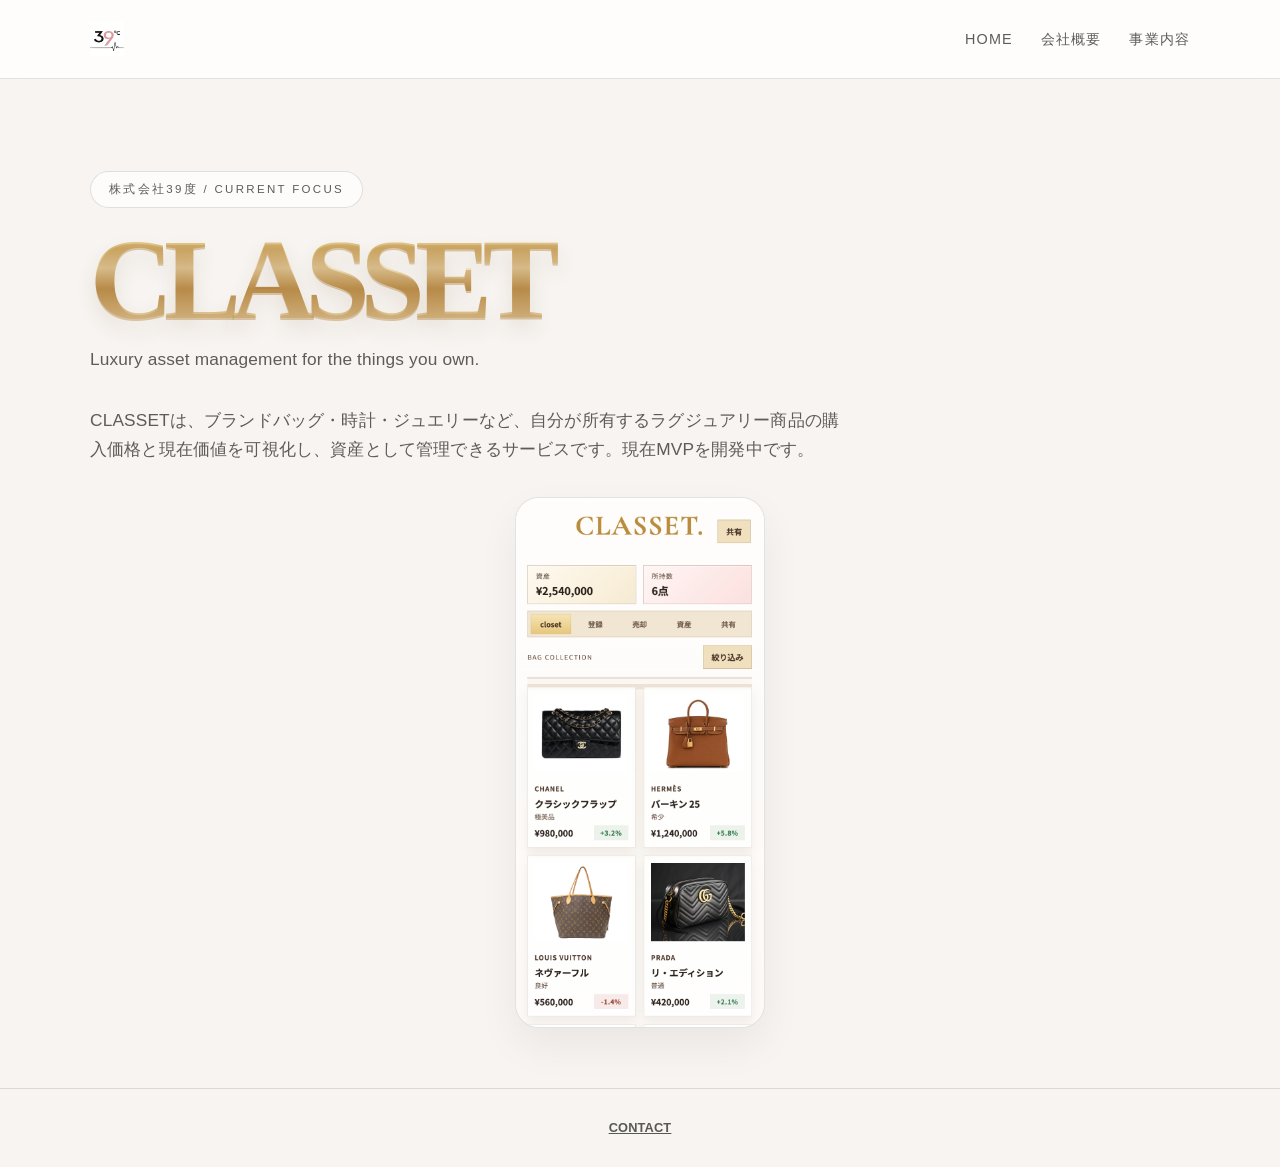
<file: index.html>
<!DOCTYPE html>
<html lang="ja">
<head>
  <meta charset="UTF-8" />
  <meta name="viewport" content="width=device-width, initial-scale=1.0" />
  <title>CLASSET | 株式会社39度</title>
  <link rel="stylesheet" href="styles.css" />
</head>
<body>
  <header class="site-header">
    <div class="container">
      <a href="index.html" class="brand-logo" aria-label="ホームへ戻る">
        <img src="logo.png" alt="株式会社39度" />
      </a>
      <nav class="nav" aria-label="メインナビゲーション">
        <a href="index.html">Home</a>
        <a href="about.html">会社概要</a>
        <a href="business.html">事業内容</a>
      </nav>
    </div>
  </header>

  <main>
    <section class="page hero">
      <div class="container">
        <p class="eyebrow">株式会社39度 / Current focus</p>
        <div class="brand-wordmark" aria-label="CLASSET">CLASSET</div>
        <p class="hero-copy">Luxury asset management for the things you own.</p>
        <p class="hero-copy">
          CLASSETは、ブランドバッグ・時計・ジュエリーなど、自分が所有するラグジュアリー商品の購入価格と現在価値を可視化し、資産として管理できるサービスです。現在MVPを開発中です。
        </p>
        <div class="mockup-wrap">
          <img src="モック.png" alt="CLASSET mockup" />
        </div>
      </div>
    </section>
  </main>

  <footer class="footer">
    <div class="container">
      <a href="mailto:39degrees.inc@gmail.com" style="font-weight: 600; text-decoration: underline;">CONTACT</a>
    </div>
  </footer>
</body>
</html>
</file>
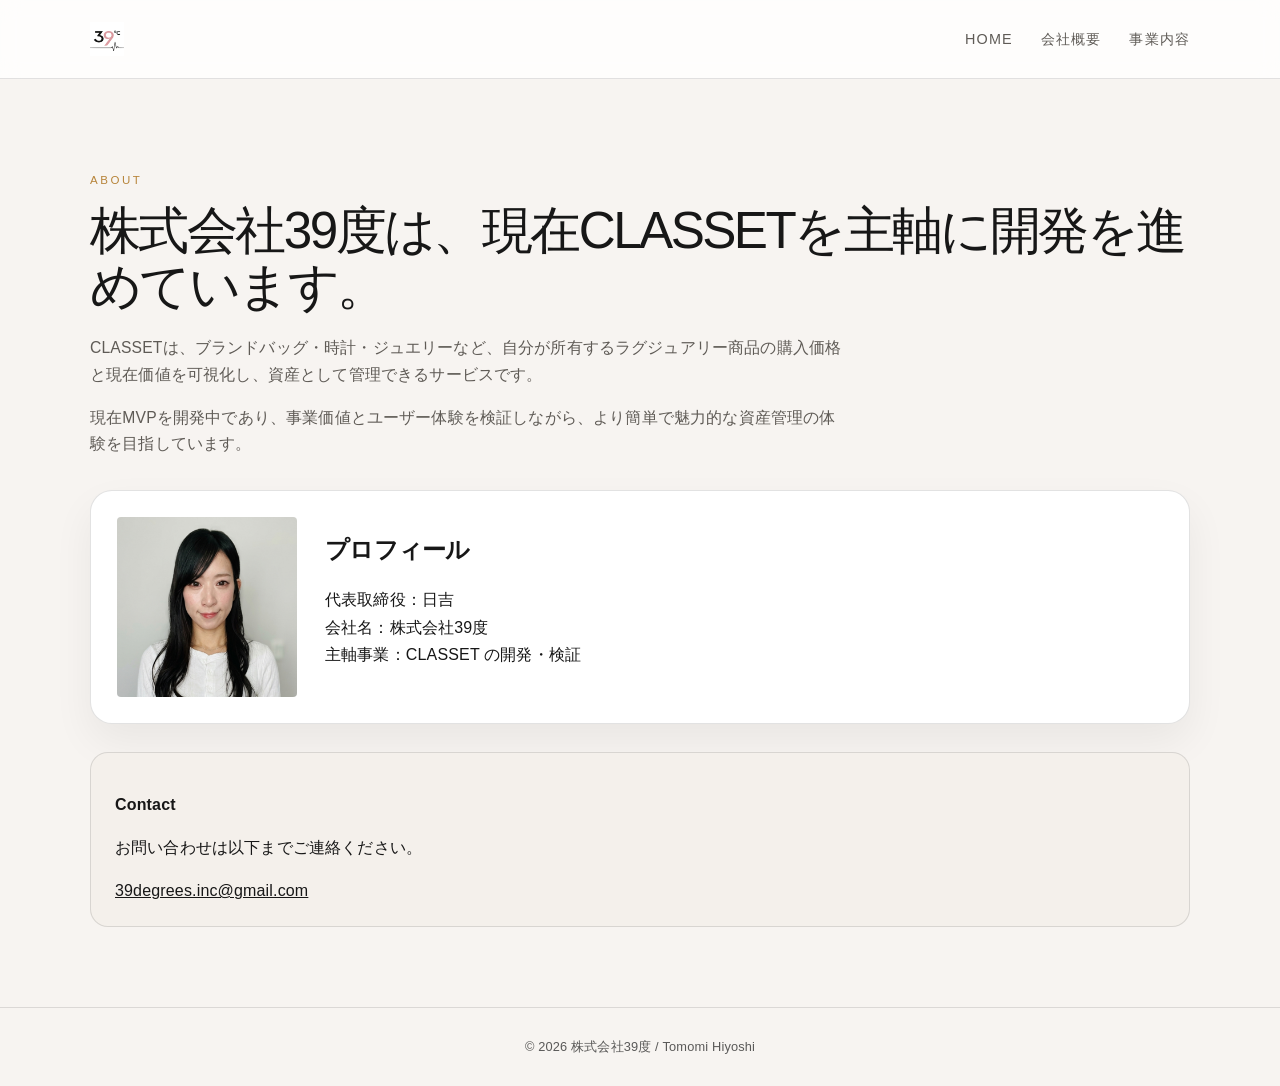
<file: about.html>
<!DOCTYPE html>
<html lang="ja">
<head>
  <meta charset="UTF-8" />
  <meta name="viewport" content="width=device-width, initial-scale=1.0" />
  <title>会社概要・プロフィール | 株式会社39度</title>
  <link rel="stylesheet" href="styles.css" />
</head>
<body>
  <header class="site-header">
    <div class="container">
      <a href="index.html" class="brand-logo" aria-label="ホームへ戻る">
        <img src="logo.png" alt="株式会社39度" />
      </a>
      <nav class="nav" aria-label="メインナビゲーション">
        <a href="index.html">Home</a>
        <a href="about.html">会社概要</a>
        <a href="business.html">事業内容</a>
      </nav>
    </div>
  </header>

  <main class="page">
    <section class="container">
      <p class="section-label">About</p>
      <h1 class="section-title">株式会社39度は、現在CLASSETを主軸に開発を進めています。</h1>

      <div class="text-block">
        <p>
          CLASSETは、ブランドバッグ・時計・ジュエリーなど、自分が所有するラグジュアリー商品の購入価格と現在価値を可視化し、資産として管理できるサービスです。
        </p>
        <p>
          現在MVPを開発中であり、事業価値とユーザー体験を検証しながら、より簡単で魅力的な資産管理の体験を目指しています。
        </p>
      </div>

      <div class="profile-box" style="margin-top: 32px;">
        <div class="profile-layout">
          <img class="profile-image" src="Profile.PNG" alt="代表取締役 日吉のプロフィール写真" />
          <div>
            <h3>プロフィール</h3>
            <p>
              代表取締役：日吉<br />
              会社名：株式会社39度<br />
              主軸事業：CLASSET の開発・検証
            </p>
          </div>
        </div>
      </div>

      <div class="contact-box">
        <p><strong>Contact</strong></p>
        <p>お問い合わせは以下までご連絡ください。</p>
        <a href="mailto:39degrees.inc@gmail.com">39degrees.inc@gmail.com</a>
      </div>
    </section>
  </main>

  <footer class="footer">
    © 2026 株式会社39度 / Tomomi Hiyoshi
  </footer>
</body>
</html>
</file>
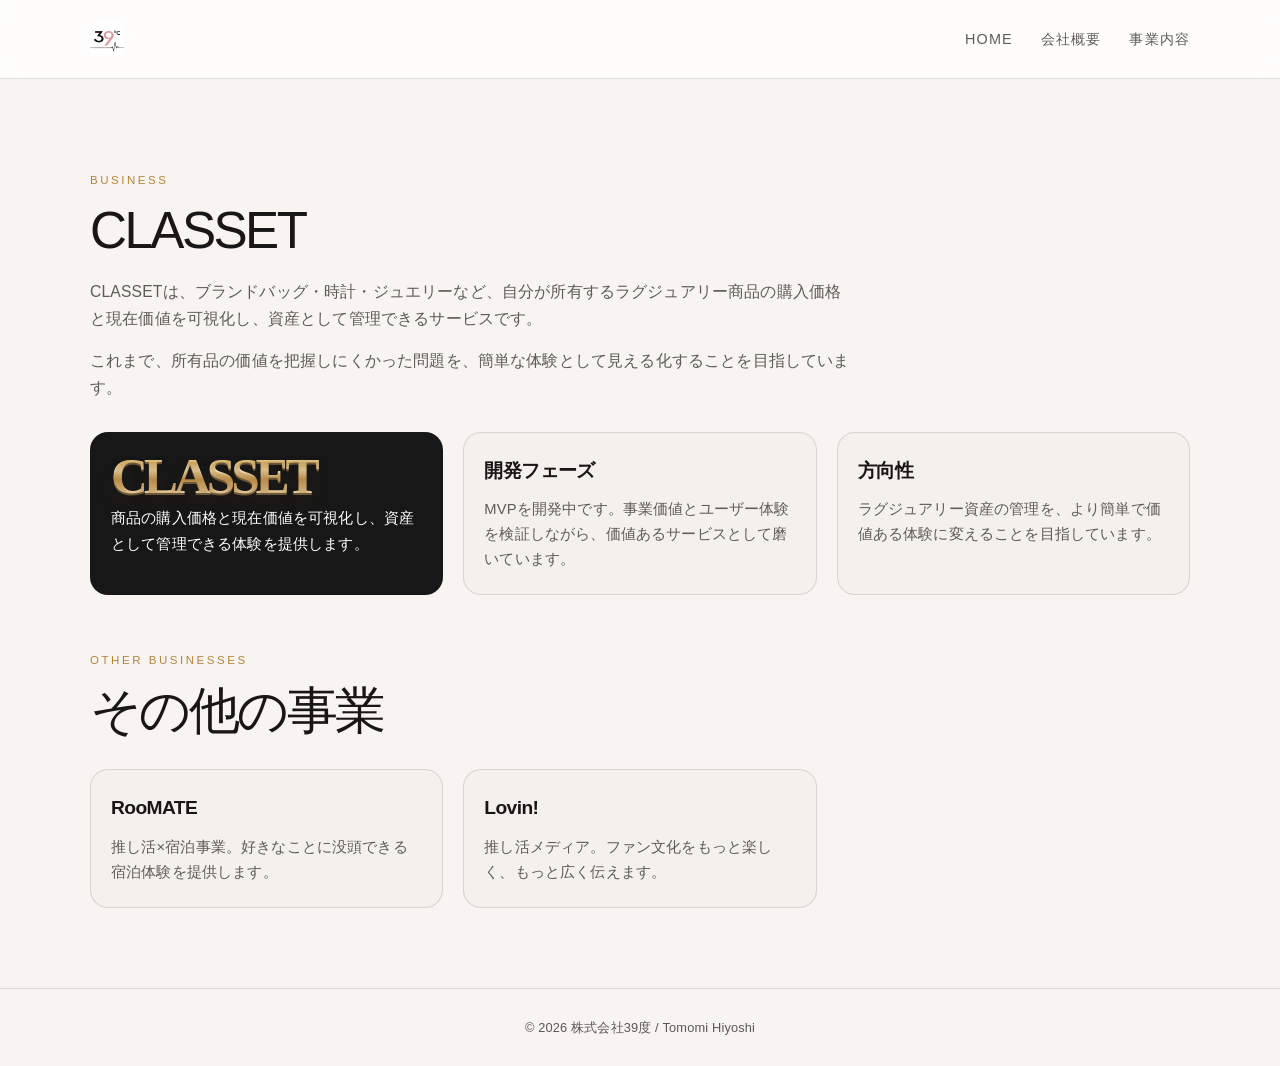
<file: business.html>
<!DOCTYPE html>
<html lang="ja">
<head>
  <meta charset="UTF-8" />
  <meta name="viewport" content="width=device-width, initial-scale=1.0" />
  <title>事業内容 | CLASSET</title>
  <link rel="stylesheet" href="styles.css" />
</head>
<body>
  <header class="site-header">
    <div class="container">
      <a href="index.html" class="brand-logo" aria-label="ホームへ戻る">
        <img src="logo.png" alt="株式会社39度" />
      </a>
      <nav class="nav" aria-label="メインナビゲーション">
        <a href="index.html">Home</a>
        <a href="about.html">会社概要</a>
        <a href="business.html">事業内容</a>
      </nav>
    </div>
  </header>

  <main class="page">
    <section class="container">
      <p class="section-label">Business</p>
      <h1 class="section-title">CLASSET</h1>

      <div class="text-block">
        <p>
          CLASSETは、ブランドバッグ・時計・ジュエリーなど、自分が所有するラグジュアリー商品の購入価格と現在価値を可視化し、資産として管理できるサービスです。
        </p>
        <p>
          これまで、所有品の価値を把握しにくかった問題を、簡単な体験として見える化することを目指しています。
        </p>
      </div>

      <div class="project-grid">
        <article class="project-card highlight">
          <div class="brand-wordmark" style="font-size: clamp(2.2rem, 4vw, 4rem); margin-bottom: 10px;">CLASSET</div>
          <p>商品の購入価格と現在価値を可視化し、資産として管理できる体験を提供します。</p>
        </article>

        <article class="project-card">
          <h3>開発フェーズ</h3>
          <p>MVPを開発中です。事業価値とユーザー体験を検証しながら、価値あるサービスとして磨いています。</p>
        </article>

        <article class="project-card">
          <h3>方向性</h3>
          <p>ラグジュアリー資産の管理を、より簡単で価値ある体験に変えることを目指しています。</p>
        </article>
      </div>

      <div style="margin-top: 56px;">
        <p class="section-label">Other businesses</p>
        <h2 class="section-title">その他の事業</h2>
        <div class="project-grid">
          <article class="project-card">
            <h3>RooMATE</h3>
            <p>推し活×宿泊事業。好きなことに没頭できる宿泊体験を提供します。</p>
          </article>

          <article class="project-card">
            <h3>Lovin!</h3>
            <p>推し活メディア。ファン文化をもっと楽しく、もっと広く伝えます。</p>
          </article>
        </div>
      </div>
    </section>
  </main>

  <footer class="footer">
    © 2026 株式会社39度 / Tomomi Hiyoshi
  </footer>
</body>
</html>
</file>
<file: styles.css>
:root {
  --bg: #f7f4f1;
  --panel: #ffffff;
  --panel-soft: #f4f0eb;
  --line: rgba(23, 23, 23, 0.12);
  --text: #171717;
  --muted: #5f5b56;
  --gold-1: #f4e4bf;
  --gold-2: #d8b46a;
  --gold-3: #b7843a;
  --shadow: 0 18px 42px rgba(23, 23, 23, 0.06);
}

* { box-sizing: border-box; }
html { scroll-behavior: smooth; }
body {
  margin: 0;
  font-family: "Hiragino Sans", "Noto Sans JP", sans-serif;
  color: var(--text);
  background: var(--bg);
  line-height: 1.7;
  letter-spacing: 0.01em;
}

a { color: inherit; text-decoration: none; }
img { max-width: 100%; display: block; }

.container {
  width: min(1100px, calc(100% - 32px));
  margin: 0 auto;
}

.site-header {
  position: sticky;
  top: 0;
  z-index: 20;
  background: rgba(255,255,255,0.8);
  backdrop-filter: blur(10px);
  border-bottom: 1px solid var(--line);
}

.site-header .container {
  display: flex;
  align-items: center;
  justify-content: space-between;
  min-height: 78px;
}

.brand-logo {
  display: flex;
  align-items: center;
  gap: 12px;
}

.brand-logo img {
  height: 34px;
  width: auto;
}

.nav {
  display: flex;
  align-items: center;
  gap: 28px;
}

.nav a {
  color: var(--muted);
  font-size: 0.9rem;
  letter-spacing: 0.08em;
  text-transform: uppercase;
}

.nav a:hover { color: var(--text); }

.page {
  padding: 92px 0 80px;
}

.hero {
  padding-top: 80px;
  padding-bottom: 60px;
}

.eyebrow {
  display: inline-block;
  margin-bottom: 24px;
  padding: 8px 18px;
  border: 1px solid var(--line);
  border-radius: 999px;
  background: rgba(255,255,255,0.7);
  color: var(--muted);
  font-size: 0.72rem;
  letter-spacing: 0.2em;
  text-transform: uppercase;
}

.brand-wordmark {
  display: block;
  margin: 0 0 18px;
  font-family: Georgia, "Times New Roman", serif;
  font-size: clamp(4.2rem, 9vw, 11rem);
  line-height: 0.82;
  letter-spacing: -0.08em;
  font-weight: 700;
  color: transparent;
  background: linear-gradient(180deg, var(--gold-1) 0%, var(--gold-2) 18%, #f8e9c4 38%, var(--gold-3) 60%, var(--gold-1) 100%);
  -webkit-background-clip: text;
  background-clip: text;
  text-shadow: 0 2px 0 rgba(190,150,90,0.5), 0 10px 20px rgba(112,82,34,0.12);
}

.hero-copy {
  max-width: 760px;
  margin: 0 0 32px;
  color: var(--muted);
  font-size: 1.08rem;
}

.mockup-wrap {
  max-width: 250px;
  margin: 12px auto 0;
  border: 1px solid var(--line);
  border-radius: 24px;
  overflow: hidden;
  background: #fff;
  box-shadow: var(--shadow);
}

.mockup-wrap img {
  display: block;
  width: 100%;
  height: auto;
}

.hero-actions {
  display: flex;
  align-items: center;
  gap: 16px;
  flex-wrap: wrap;
}

.button {
  display: inline-block;
  padding: 15px 28px;
  border-radius: 999px;
  border: 1px solid var(--line);
  font-size: 0.82rem;
  letter-spacing: 0.08em;
  text-transform: uppercase;
  transition: transform 0.2s ease;
}

.button:hover {
  transform: translateY(-2px);
}

.button-primary {
  background: var(--text);
  color: var(--panel);
  border-color: var(--text);
}

.button-secondary {
  background: transparent;
  color: var(--text);
}

.section-label {
  margin: 0 0 12px;
  color: var(--gold-3);
  font-size: 0.72rem;
  letter-spacing: 0.22em;
  text-transform: uppercase;
}

.section-title {
  margin: 0 0 20px;
  font-size: clamp(2rem, 4vw, 3.2rem);
  line-height: 1.1;
  letter-spacing: -0.05em;
  font-weight: 500;
}

.summary-grid {
  display: grid;
  grid-template-columns: 1.2fr 0.8fr;
  gap: 24px;
  margin-top: 30px;
}

.card {
  background: var(--panel);
  border: 1px solid var(--line);
  border-radius: 22px;
  padding: 28px 24px;
  box-shadow: var(--shadow);
}

.card.gold {
  background: linear-gradient(180deg, #fff 0%, #f6f1ea 100%);
}

.card h3 {
  margin: 0 0 12px;
  font-size: clamp(1.7rem, 3vw, 2.4rem);
  letter-spacing: -0.05em;
  font-weight: 500;
}

.card p,
.card li,
.text-block p,
.text-block li {
  color: var(--muted);
  font-size: 0.98rem;
}

.card ul,
.text-block ul {
  margin: 18px 0 0;
  padding-left: 18px;
}

.project-grid {
  display: grid;
  grid-template-columns: repeat(3, minmax(0, 1fr));
  gap: 20px;
  margin-top: 30px;
}

.project-card {
  background: var(--panel-soft);
  border: 1px solid var(--line);
  border-radius: 18px;
  padding: 22px 20px;
}

.project-card.highlight {
  background: var(--text);
  color: var(--panel);
}

.project-card.highlight h3,
.project-card.highlight p {
  color: var(--panel);
}

.project-card h3 {
  margin: 0 0 10px;
  font-size: 1.2rem;
  letter-spacing: -0.03em;
}

.project-card p {
  margin: 0;
  color: var(--muted);
  font-size: 0.92rem;
}

.text-block {
  max-width: 760px;
}

.text-block p {
  margin: 0 0 16px;
}

.profile-box {
  background: var(--panel);
  border: 1px solid var(--line);
  border-radius: 22px;
  padding: 26px;
  box-shadow: var(--shadow);
}

.profile-box h3 {
  margin: 0 0 14px;
  font-size: 1.5rem;
  letter-spacing: -0.03em;
}

.profile-layout {
  display: flex;
  align-items: center;
  gap: 28px;
}

.profile-image {
  width: 180px;
  aspect-ratio: 1;
  object-fit: cover;
  border-radius: 4px;
}

.contact-box {
  margin-top: 28px;
  padding: 22px 24px;
  background: var(--panel-soft);
  border: 1px solid var(--line);
  border-radius: 18px;
}

.contact-box a {
  text-decoration: underline;
}

.footer {
  border-top: 1px solid var(--line);
  padding: 28px 0;
  text-align: center;
  color: rgba(23, 23, 23, 0.7);
  font-size: 0.8rem;
}

@media (max-width: 760px) {
  .site-header .container,
  .nav {
    flex-wrap: wrap;
    justify-content: center;
    gap: 10px 18px;
    padding: 12px 0;
  }

  .summary-grid,
  .project-grid {
    grid-template-columns: 1fr;
  }

  .profile-layout {
    flex-direction: column;
    align-items: flex-start;
  }

  .page { padding-top: 64px; }
  .hero { padding-top: 62px; }
  .hero-actions { flex-direction: column; align-items: stretch; }
  .button { width: 100%; text-align: center; }
}
</file>
